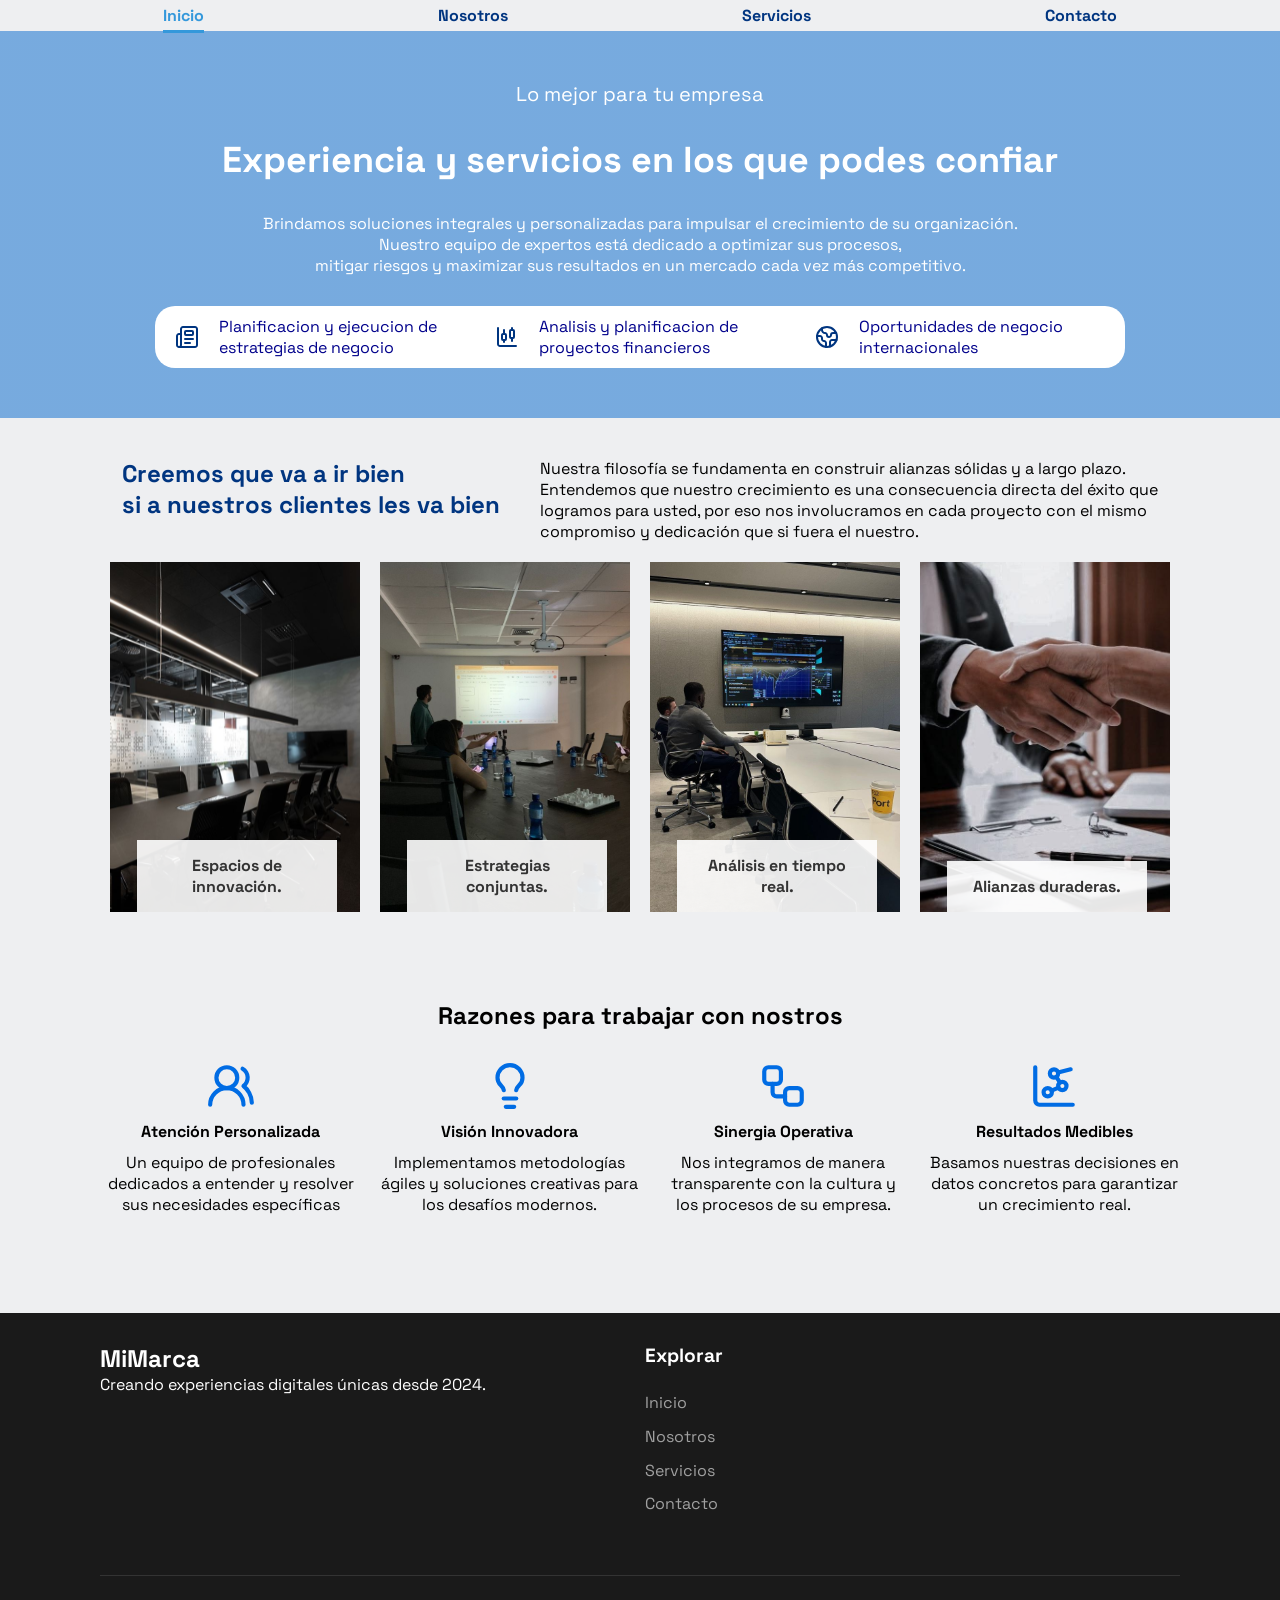
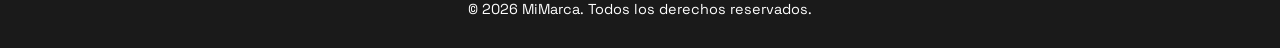
<file: index.html>
<!DOCTYPE html>
<html lang="en">
<head>
    <meta charset="UTF-8">
    <meta name="viewport" content="width=device-width, initial-scale=1.0">
    <title>Document</title>

    <link rel="preconnect" href="https://fonts.googleapis.com">
    <link rel="preconnect" href="https://fonts.gstatic.com" crossorigin="">
    <link href="https://fonts.googleapis.com/css2?family=Space+Grotesk:wght@300..700&display=swap" rel="stylesheet">

    <link rel="stylesheet" href="https://use.fontawesome.com/releases/v5.5.0/css/all.css" integrity="sha384-B4dIYHKNBt8Bc12p+WXckhzcICo0wtJAoU8YZTY5qE0Id1GSseTk6S+L3BlXeVIU" crossorigin="anonymous">
    
    <link rel="stylesheet" href="style.css">
</head>

<style>
    :root {
        --bg-footer: #1a1a1a;
        --text-main: #ffffff;
        --text-muted: #a0a0a0;
        --accent: #3498db;
        --main: #003580;
        --background-color: #eeeff1;

        --h1-size: 36px;
        --h2-size: 24px;
        --h3-size: 20px;
        --h4-size: 16px;
        --h5-size: 14px;
    }

    body {
        background-color: var(--background-color);
    }

    .inicio {
        display: flex;
        flex-direction: column;
        justify-content: center;
        align-items: center;
        text-align: center;
        gap: 30px;
        padding: 50px 100px;

        background-image: linear-gradient(rgba(0, 102, 204, 0.5), rgba(0, 102, 204, 0.5)), url('https://images.unsplash.com/photo-1431540015161-0bf868a2d407?fm=jpg&q=60&w=3000&auto=format&fit=crop&ixlib=rb-4.1.0&ixid=M3wxMjA3fDB8MHxzZWFyY2h8Mnx8c2FsYSUyMGRlJTIwcmV1bmlvbmVzfGVufDB8fDB8fHww');
        background-size: cover;
        background-position: center;

        color: white;
    } 

    .inicio span {
        font-size: var(--h3-size);
    }

    .inicio h1 {
        font-size: var(--h1-size);
    }

    .inicio p {
        font-size: var(--h4-size);
    }

    .inicio section {
        display: flex;
        align-items: space-between;
        text-align: start;
        gap: 20px;
        
        height: fit-content;
        padding: 10px;
        padding-left: 20px;

        background-color: white;
        border-radius: 20px;
        color: darkblue;
    }

    .inicio section div {
        display: flex;
        justify-content: center;
        align-items: center;

        max-width: 300px;
        gap: 20px;
    }

    .medio {
        display: flex;
        flex-direction: column;

        padding: 20px 100px;
    }

    .medio header {
        display: flex;
        justify-content: center;
        gap: 40px;
        padding: 20px;
    }

    .medio header h2 {
        color: #003580;
    }

    .medio header p {
        font-size: var(--h4-size);
    }

    .medio section {
        display: flex;
        justify-content: center;
        gap: 20px;
    }

    .medio section div {
        position: relative; 
        width: 250px;       
        height: 350px;      
        overflow: hidden;   
    }

    .medio section div img {
        display: block;
        width: 100%;
        height: 100%;
        object-fit: cover; 
    }

    .medio section p {
        position: absolute;
        bottom: 0;          
        left: 27px;
        width: 80%;        
        margin: 0;         
        padding: 15px;      
        background-color: rgba(255, 255, 255, 0.9); 
        color: #333;
        text-align: center;
        font-weight: bold;
    }

    .final {
        display: flex;
        flex-direction: column;
        gap: 30px;

        padding: 20px 100px;
        padding-bottom: 50px;
    }

    .final h2 {
        font-size: var(--h2-size);
        text-align: center;
    }

    .final section {
        display: flex;
        justify-content: center;
        gap: 20px;
    }

    .final section div {
        display: flex;
        flex-direction: column;
        align-items: center;
        text-align: center;
        gap: 10px;
    }

    .final section div img {
        width: 50px;
    }

    /* --> Media <-- */
    @media (max-width: 1023px) {
        .inicio {
            padding: 50px 50px;
        }

        .medio {
            padding: 20px 50px;
        }

        .final {
            padding: 20px 50px;
        }
    }

    @media (max-width: 768px) {
        .inicio {
            padding: 50px 10px;
        }

        .inicio section {
            flex-direction: column;
        }

        .medio {
            padding: 20px 10px;
        }

        .medio header {
            flex-direction: column;
            text-align: center;
            gap: 10px;
        }

        .medio section {
            display: grid;
            grid-template-columns: repeat(2, minmax(250px, 20px));
            align-items: center;
        }

        .final {
            padding: 20px 10px;
        }

        .final section {
            display: grid;
            grid-template-columns: repeat(2, minmax(250px, 20px));
            align-items: center;
            gap: 10px;
        }
    }
</style>

<body>
    <!-- Navbar -->
    <nav class="main-navbar">
        <ul>
            <li><a href="./index.html" class="activo">Inicio</a></li>
            <li><a href="./nosotros.html">Nosotros</a></li>
            <li><a href="./servicios.html">Servicios</a></li>
            <li><a href="./contacto.html">Contacto</a></li>
        </ul>
    </nav>

    <!-- Main -->
    <main>
        <header class="inicio">
            <span>Lo mejor para tu empresa</span>
            <h1>Experiencia y servicios en los que podes confiar</h1>
            <p>
                Brindamos soluciones integrales y personalizadas para impulsar el crecimiento de su organización. <br>
                Nuestro equipo de expertos está dedicado a optimizar sus procesos, <br>
                mitigar riesgos y maximizar sus resultados en un mercado cada vez más competitivo.
            </p>

            <section>
                <div>
                    <img src="images/iconos/newspaper 1.svg" alt="Ícono de periódico para planificación de negocios">
                    <p>Planificacion y ejecucion de estrategias de negocio</p>
                </div>

                <div>
                    <img src="images/iconos/chart-candlestick 1.svg" alt="Ícono de gráfico financiero">
                    <p>Analisis y planificacion de proyectos financieros</p>
                </div>

                <div >
                    <img src="images/iconos/earth 1.svg" alt="Ícono de oportunidades internacionales">
                    <p>Oportunidades de negocio internacionales</p></div>

                </div>
            </section>
        </header>

        <article class="medio">
            <header>
                <h2>
                    Creemos que va a ir bien <br>
                    si a nuestros clientes les va bien
                </h2>
                <p>
                    Nuestra filosofía se fundamenta en construir alianzas sólidas y a largo plazo. <br>
                    Entendemos que nuestro crecimiento es una consecuencia directa del éxito que <br>
                    logramos para usted, por eso nos involucramos en cada proyecto con el mismo <br>
                    compromiso y dedicación que si fuera el nuestro.
                </p>
            </header>

            <section>
                <div>
                    <img src="images/index/innovación.svg" alt="Gráfico de crecimiento y espacio de innovación" >
                    <p class="card-text">Espacios de innovación.</p>
                </div>
                <div>
                    <img src="images/index/estrategias.svg" alt="Equipo colaborando en estrategias conjuntas">
                    <p class="card-text">Estrategias conjuntas.</p>
                </div>
                <div>
                    <img src="images/index/analisis.svg" alt="Análisis de datos en tiempo real" >
                    <p class="card-text">Análisis en tiempo real.</p>
                </div>
                <div>
                    <img src="images/index/alianzas.svg" alt="Persona estableciendo alianzas duraderas">
                    <p class="card-text">Alianzas duraderas.</p>
                </div>
            </section>
        </article>
        
        <footer class="final">
            <h2>Razones para trabajar con nostros</h2>
            <section>
                <div>
                    <img src="images/iconos/users-round 1.svg" alt="Icono de atención personalizada">
                    <p><b>Atención Personalizada</b></p>
                    <p>Un equipo de profesionales dedicados a entender y resolver sus necesidades específicas</p>
                </div>

                <div>
                    <img src="images/iconos/lightbulb 1.svg" alt="Icono de idea innovadora">
                    <p><b>Visión Innovadora</b></p>
                    <p>Implementamos metodologías ágiles y soluciones creativas para los desafíos modernos.</p>
                </div>

                <div>
                    <img src="images/iconos/workflow 1.svg" alt="Icono de flujo de trabajo colaborativo">
                    <p><b>Sinergia Operativa</b></p>
                    <p>Nos integramos de manera transparente con la cultura y los procesos de su empresa.</p>
                </div>

                <div>
                    <img src="images/iconos/chart-network 1.svg" alt="Icono de resultados medibles">
                    <p><b>Resultados Medibles</b></p>
                    <p>Basamos nuestras decisiones en datos concretos para garantizar un crecimiento real.</p>
                </div>
            </section>
        </footer>
    </main>
    
    <!-- Footer -->
    <footer class="main-footer">
        <header class="footer-container">
            <div class="footer-section">
                <h2 class="footer-logo">MiMarca</h2>
                <p>Creando experiencias digitales únicas desde 2024.</p>
            </div>

            <div class="footer-section">
                <h3>Explorar</h3>
                <ul>
                    <li><a href="./index.html">Inicio</a></li>
                    <li><a href="./nosotros.html">Nosotros</a></li>
                    <li><a href="./servicios.html">Servicios</a></li>
                    <li><a href="./contacto.html">Contacto</a></li>
                </ul>
            </div>
        </header>
  
        <section class="footer-bottom">
            <p>&copy; 2026 MiMarca. Todos los derechos reservados.</p>
        </section>
    </footer>
</body>
</html>
</file>
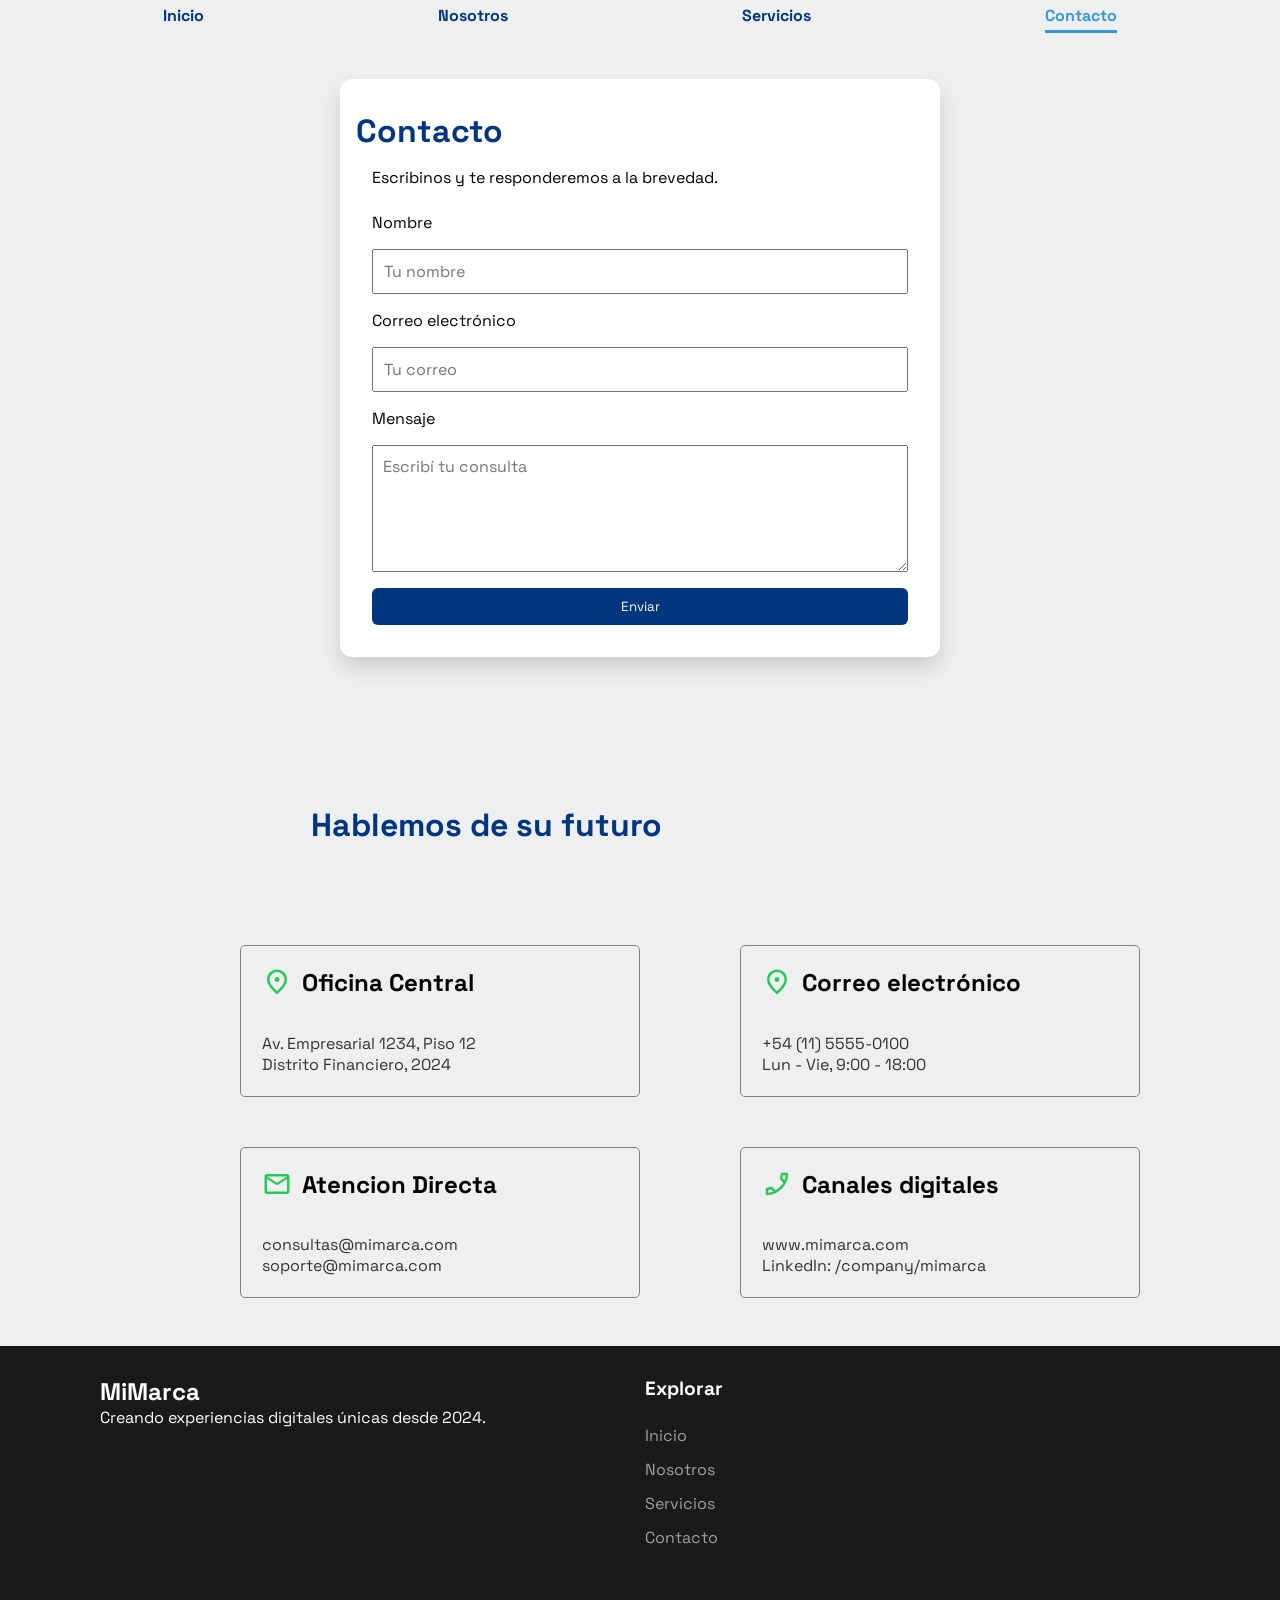
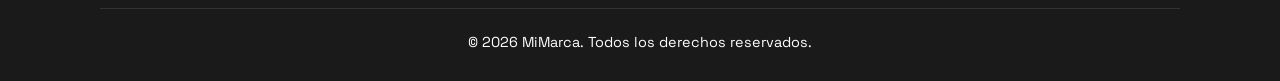
<file: contacto.html>
<!DOCTYPE html>
<html lang="en">
<head>
    <meta charset="UTF-8">
    <meta name="viewport" content="width=device-width, initial-scale=1.0">
    <title>Document</title>

    <link rel="preconnect" href="https://fonts.googleapis.com">
    <link rel="preconnect" href="https://fonts.gstatic.com" crossorigin="">
    <link href="https://fonts.googleapis.com/css2?family=Space+Grotesk:wght@300..700&display=swap" rel="stylesheet">

    <link rel="stylesheet" href="https://use.fontawesome.com/releases/v5.5.0/css/all.css" integrity="sha384-B4dIYHKNBt8Bc12p+WXckhzcICo0wtJAoU8YZTY5qE0Id1GSseTk6S+L3BlXeVIU" crossorigin="anonymous">
    
    <link rel="stylesheet" href="style.css">
</head>

<style>
    :root {
        --bg-footer: #1a1a1a;
        --text-main: #ffffff;
        --text-muted: #a0a0a0;
        --accent: #3498db;
        --main: #003580;
        --background-color: #eeeff1;

        --h1-size: 36px;
        --h2-size: 24px;
        --h3-size: 20px;
        --h4-size: 16px;
        --h5-size: 14px;
    }

    body {
        background-color: var(--background-color);
    }

    @media (max-width: 768px) {
        .contact-cards {
            display: flex;
            flex-direction: column;
            max-width: 400px;
        }

        .contact-title {
            max-width: 300px;
        }
    }

</style>

<body>
    <!-- Navbar -->
    <nav class="main-navbar">
        <ul>
            <li><a href="./index.html">Inicio</a></li>
            <li><a href="./nosotros.html">Nosotros</a></li>
            <li><a href="./servicios.html">Servicios</a></li>
            <li><a href="./contacto.html" class="activo">Contacto</a></li>
        </ul>
    </nav>

    <!-- Main -->
    <main class="contact-sec">
            <section style="width: 100%; max-width: 600px; margin: 3rem auto; padding: 2rem; background: white; border-radius: 12px; box-shadow: 0 10px 20px rgba(0,0,0,0.15);">
            <h2 style="margin-bottom: 1rem; color: #003580; margin-left: 3rem">Contacto</h2>
            <p style="margin-bottom: 1.5rem;">Escribinos y te responderemos a la brevedad.</p>
            <form style="display: flex; flex-direction: column; gap: 1rem;">
                <label for="nombre">Nombre</label>
                <input type="text" id="nombre" name="nombre" placeholder="Tu nombre" required style="padding: 10px; font-size: 16px;">

                <label for="email">Correo electrónico</label>
                <input type="email" id="email" name="email" placeholder="Tu correo" required style="padding: 10px; font-size: 16px;">

                <label for="mensaje">Mensaje</label>
                <textarea id="mensaje" name="mensaje" rows="5" placeholder="Escribí tu consulta" required style="padding: 10px; font-size: 16px; resize: vertical;"></textarea>

                <button type="submit" style="background-color:#003580; color: white; padding: 10px 15px; border: none; border-radius: 6px; cursor: pointer;">Enviar</button>
            </form>
        </section>
        <h2 class="contact-title">Hablemos de su futuro</h2>
        <section class="contact-cards">
            <div class="card-contact">
                <div class="card-sup">
                    <img src="./images/iconos/location_on_24dp_28C857_FILL0_wght400_GRAD0_opsz24.svg" alt="Ícono de ubicación de oficina" />
                    <p class="card-contact-title">Oficina Central</p>
                </div>

                <p class="card-contact-info">
                    Av. Empresarial 1234, Piso 12 <br>
                    Distrito Financiero, 2024
                </p>
            </div>

            <div class="card-contact">
                <div class="card-sup">
                    <img src="./images/iconos/location_on_24dp_28C857_FILL0_wght400_GRAD0_opsz24.svg" alt="Ícono de ubicación" />
                    <p class="card-contact-title">Correo electrónico</p>
                </div>

                <p class="card-contact-info">
                    +54 (11) 5555-0100 <br>
                    Lun - Vie, 9:00 - 18:00
                </p>
            </div>

            <div class="card-contact">
                <div class="card-sup">
                    <img src="./images/iconos/mail_24dp_28C857_FILL0_wght400_GRAD0_opsz24.svg" alt="Ícono de correo electrónico" />
                    <p class="card-contact-title">Atencion Directa</p>
                </div>

                <p class="card-contact-info">
                    consultas@mimarca.com <br>
                    soporte@mimarca.com
                </p>
            </div>

            <div class="card-contact">
                <div class="card-sup">
                    <img src="./images/iconos/phone_enabled_24dp_28C857_FILL0_wght400_GRAD0_opsz24.svg" alt="Ícono de teléfono" />
                    <p class="card-contact-title">Canales digitales</p>
                </div>

                <p class="card-contact-info">
                    www.mimarca.com <br>
                    LinkedIn: /company/mimarca
                </p>
            </div>
        </section>
    </main>

    <!-- Footer -->
    <footer class="main-footer">
        <header class="footer-container">
            <div class="footer-section">
                <h2 class="footer-logo">MiMarca</h2>
                <p>Creando experiencias digitales únicas desde 2024.</p>
            </div>

            <div class="footer-section">
                <h3>Explorar</h3>
                <ul>
                    <li><a href="./index.html">Inicio</a></li>
                    <li><a href="./nosotros.html">Nosotros</a></li>
                    <li><a href="./servicios.html">Servicios</a></li>
                    <li><a href="./contacto.html">Contacto</a></li>
                </ul>
            </div>
        </header>
  
        <section class="footer-bottom">
            <p>&copy; 2026 MiMarca. Todos los derechos reservados.</p>
        </section>
    </footer>
</body>
</html>
</file>
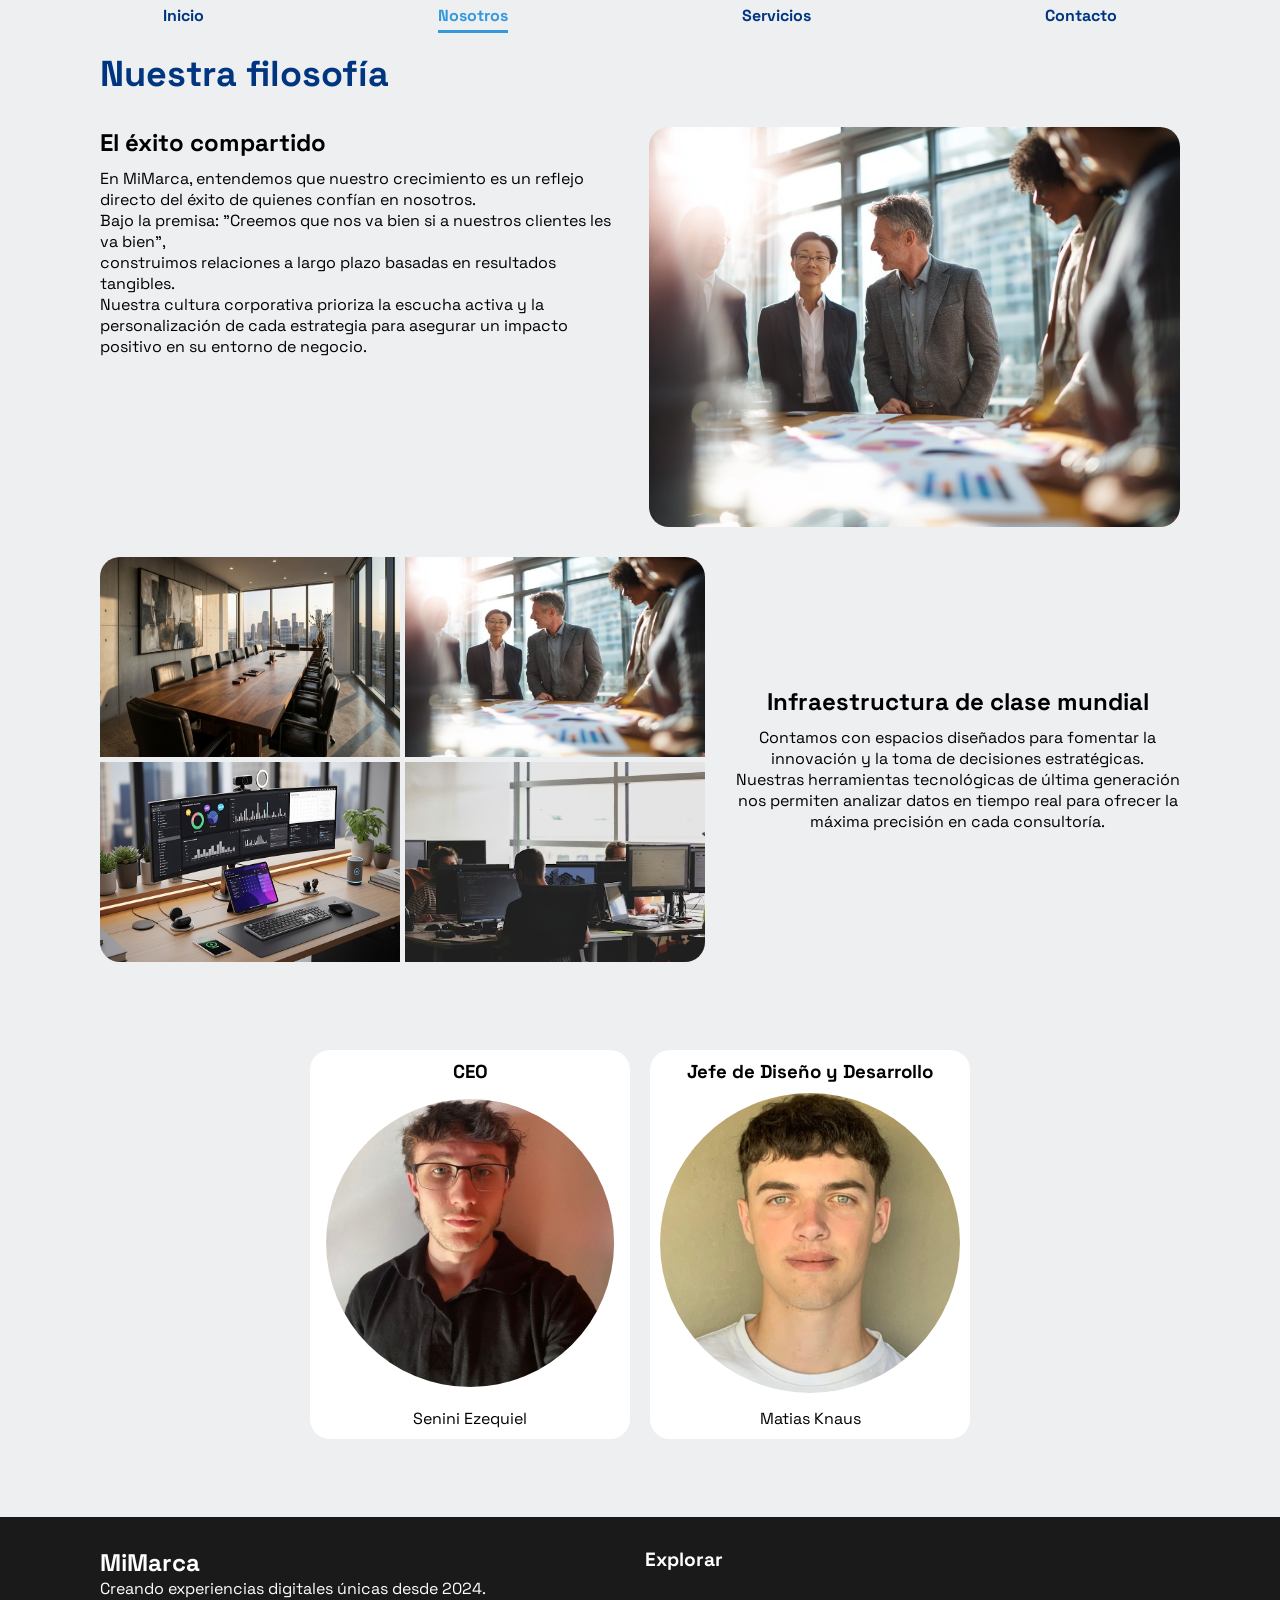
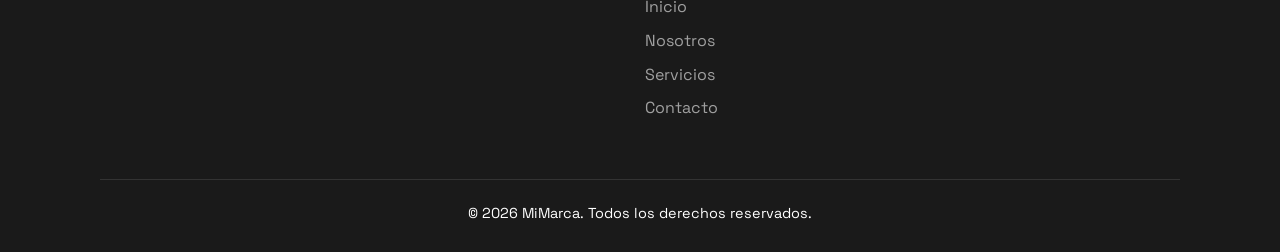
<file: nosotros.html>
<!DOCTYPE html>
<html lang="en">
<head>
    <meta charset="UTF-8">
    <meta name="viewport" content="width=device-width, initial-scale=1.0">
    <title>Document</title>

    <link rel="preconnect" href="https://fonts.googleapis.com">
    <link rel="preconnect" href="https://fonts.gstatic.com" crossorigin="">
    <link href="https://fonts.googleapis.com/css2?family=Space+Grotesk:wght@300..700&display=swap" rel="stylesheet">

    <link rel="stylesheet" href="https://use.fontawesome.com/releases/v5.5.0/css/all.css" integrity="sha384-B4dIYHKNBt8Bc12p+WXckhzcICo0wtJAoU8YZTY5qE0Id1GSseTk6S+L3BlXeVIU" crossorigin="anonymous">
    
    <link rel="stylesheet" href="style.css">
</head>

<style>
    :root {
        --bg-footer: #1a1a1a;
        --text-main: #ffffff;
        --text-muted: #a0a0a0;
        --accent: #3498db;
        --main: #003580;
        --background-color: #eeeff1;

        --h1-size: 36px;
        --h2-size: 24px;
        --h3-size: 20px;
        --h4-size: 16px;
        --h5-size: 14px;
    }

    body {
        background-color: var(--background-color);
    }

    .inicio  {
        display: flex;
        flex-direction: column;
        gap: 30px;
        padding: 20px 100px;
    }

    .inicio h2 {
        font-size: var(--h1-size);
        color: #003580;
    }

    .inicio section {
        display: flex;
        gap: 20px;
    }

    .inicio section img {
        max-height: 400px;
        height: fit-content;
        min-height: 300px;
        width: fit-content;
        border-radius: 20px;
    }

    .inicio section div {
        display: flex;
        flex-direction: column;
        gap: 10px;
        
        width: fit-content;
    }

    .inicio section div h3 {
        font-size: var(--h2-size);
    }

    .medio {
        display: flex;
        align-items: center;
        justify-content: center;
        gap: 30px;

        padding: 10px 100px;
    }

    .medio .galeria {
        display: flex;
        flex-direction: column;
        gap: 5px;
    }

    .medio .galeria img {
        width: 300px;
        height: 200px;
    }

    .medio .galeria .abajo,
    .medio .galeria .arriva {
        display: flex;
        gap: 5px;
    }

    .medio .galeria .arriva .izquierda {
        border-radius: 20px 0 0 0;
    }

    .medio .galeria .arriva .derecha {
        border-radius: 0 20px 0 0;
    }

    .medio .galeria .abajo .izquierda {
        border-radius: 0 0 0 20px;
    }

    .medio .galeria .abajo .derecha {
        border-radius: 0 0 20px 0;
    }

    .medio .texto {
        display: flex;
        flex-direction: column;
        text-align: center;
        gap: 10px;

        max-width: 650px;
        width: fit-content;
    }

    .medio .texto h3 {
        font-size: var(--h2-size);
    }

    .medio .texto p {
        font-size: var(--h4-size);
    }

    .final {
        display: flex;
        justify-content: center;
        gap: 20px;
        padding: 30px 100px;
    }

    .final div {
        display: flex;
        flex-direction: column;
        text-align: center;
        border-radius: 20px;
        gap: 10px;
        padding: 10px;

        background-color: white;
    }
    

    .final div img {
        max-width: 300px;
        max-height: 300px;
        
        
        align-self: center;
        object-fit: cover;
    }

    .matipfp {
        clip-path: circle(50%);
    }

    .ezepfp {
        clip-path: circle(48%);
    }

    /* --> Media <-- */
    @media (max-width: 1023px) {
        .inicio {
            padding: 50px 50px;
        }

        .medio {
            padding: 20px 50px;
        }

        .medio .galeria img {
            width: 250px;
            height: 150px;
        }

        .final {
            padding: 20px 50px;
        }
    }

    @media (max-width: 768px) {
        .inicio {
            padding: 10px 10px;
            text-align: center;
            gap: 10px;
        }

        .inicio section {
            flex-direction: column;
            align-items: center;
        }

        .medio {
            flex-direction: column-reverse;
            align-items: center;

            padding: 20px 10px;
        }

        .medio .galeria img {
            width: 200px;
            height: 100px;
        }

        .final {
            display: flex;
            flex-direction: column;
            align-items: center;
            gap: 20px;
        
            padding: 20px 10px;
        }
    }
</style>

<body>
    <!-- Navbar -->
    <nav class="main-navbar">
        <ul>
            <li><a href="./index.html">Inicio</a></li>
            <li><a href="./nosotros.html" class="activo">Nosotros</a></li>
            <li><a href="./servicios.html">Servicios</a></li>
            <li><a href="./contacto.html">Contacto</a></li>
        </ul>
    </nav>

    <!-- Main -->
    <main>
        <header class="inicio">
            <h2>Nuestra filosofía</h2>
            <section>
                <div>
                    <h3>El éxito compartido</h3>
                    <p>
                        En MiMarca, entendemos que nuestro crecimiento es un reflejo directo del éxito de quienes confían en nosotros. <br>
                        Bajo la premisa: "Creemos que nos va bien si a nuestros clientes les va bien", <br>
                        construimos relaciones a largo plazo basadas en resultados tangibles. <br>
                        Nuestra cultura corporativa prioriza la escucha activa y la personalización de cada estrategia para asegurar un impacto positivo en su entorno de negocio.
                    </p>
                </div>

                <img src="images/nosotros/Business.jpg" alt="Profesional de negocios en un entorno corporativo" class="business-img">
            </section>
        </header>

        <article class="medio">
            <div class="galeria">
                <div class="arriva">
                    <img src="images/nosotros/confference.jpg" alt="Sala de conferencias empresariales" class="izquierda">
                    <img src="images/nosotros/Business.jpg" alt="Equipo de trabajo en reunión de negocios" class="derecha">
                </div>
                <div class="abajo">
                    <img src="images/nosotros/setup.png" alt="Configuración de estación de trabajo tecnológica" class="izquierda">
                    <img src="images/nosotros/complement.avif" alt="Equipo colaborando en oficina moderna" class="derecha">
                </div>
            </div>

            <div class="texto">
                <h3>Infraestructura de clase mundial</h3>
                <p>Contamos con espacios diseñados para fomentar la innovación y la toma de decisiones estratégicas. <br>
                    Nuestras herramientas tecnológicas de última generación nos permiten analizar datos en tiempo real para ofrecer la máxima precisión en cada consultoría.</p>
            </div>
        </article>

        <footer class="final">
            <div>
                <h3>CEO</h3>
                <a href="https://belgique5432.github.io/esenini-uade/" target="_blank"><img class="ezepfp" src="./images/nosotros/eze.jpg" alt="Fotografía del CEO de la empresa"></a>
                <p>Senini Ezequiel</p>
            </div>
                    
            <div>
                <h3>Jefe de Diseño y Desarrollo</h3>
                <a href="https://mknaus-uade.github.io/Proyecto1Viernes/" target="_blank"><img class="matipfp" src="./images/nosotros/mati.jpeg" alt="Fotografía del jefe de diseño de la empresa"></a>
                <p>Matias Knaus</p>
            </div>
        </footer>
    </main>

    <!-- Footer -->
    <footer class="main-footer">
        <header class="footer-container">
            <div class="footer-section">
                <h2 class="footer-logo">MiMarca</h2>
                <p>Creando experiencias digitales únicas desde 2024.</p>
            </div>

            <div class="footer-section">
                <h3>Explorar</h3>
                <ul>
                    <li><a href="./index.html">Inicio</a></li>
                    <li><a href="./nosotros.html">Nosotros</a></li>
                    <li><a href="./servicios.html">Servicios</a></li>
                    <li><a href="./contacto.html">Contacto</a></li>
                </ul>
            </div>
        </header>
  
        <section class="footer-bottom">
            <p>&copy; 2026 MiMarca. Todos los derechos reservados.</p>
        </section>
    </footer>
</body>
</html>
</file>
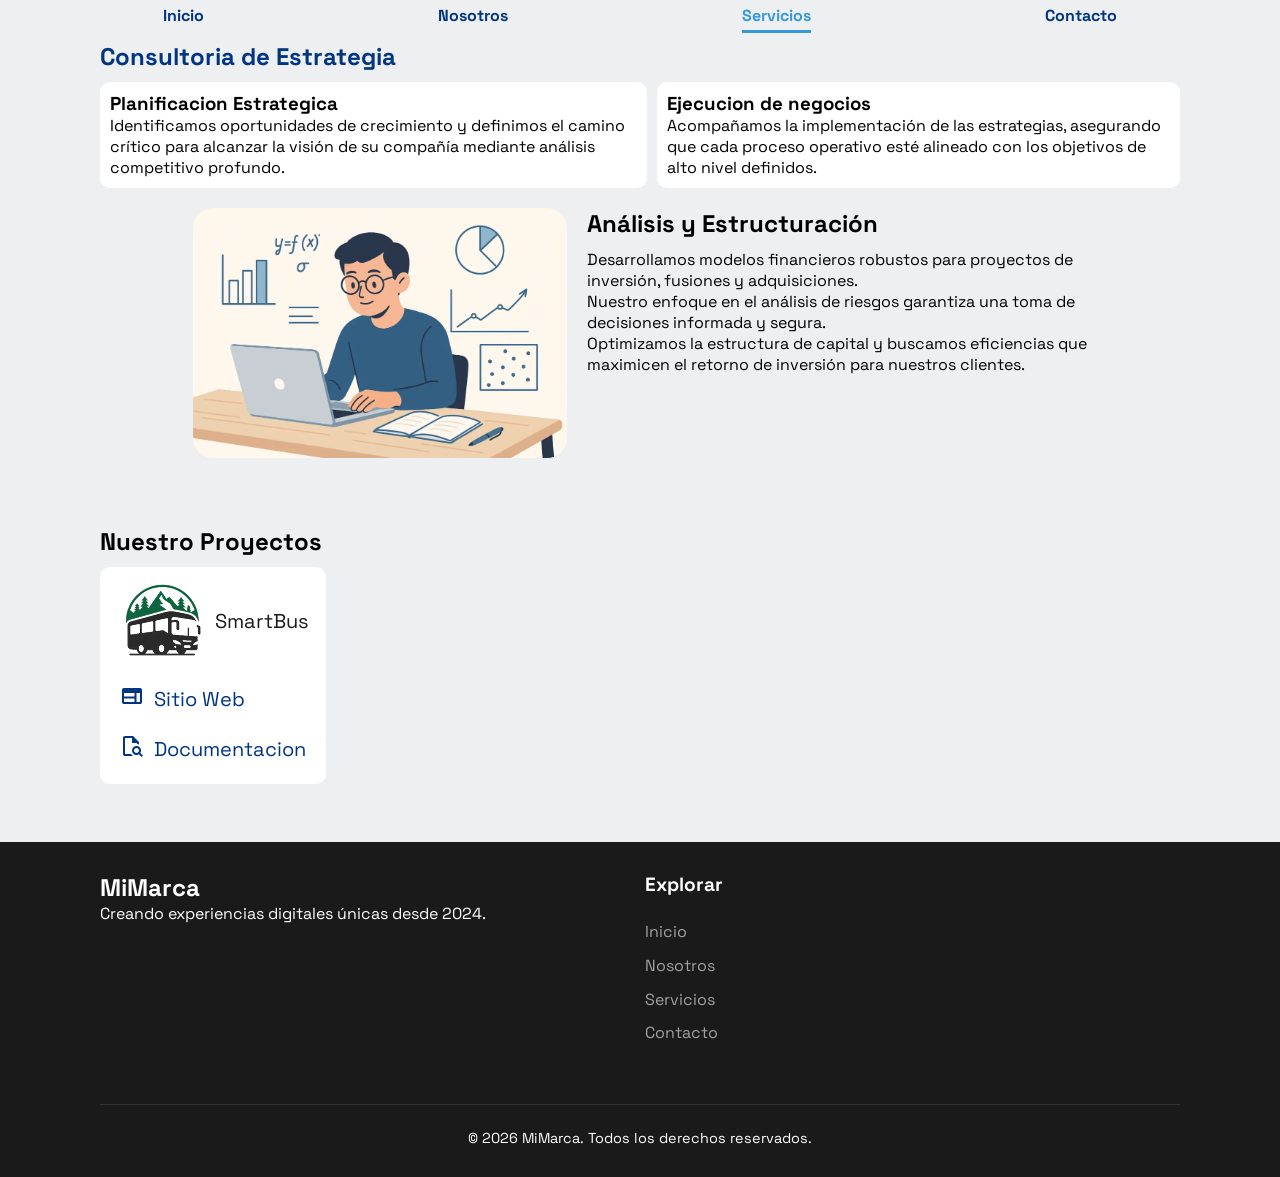
<file: servicios.html>
<!DOCTYPE html>
<html lang="en">
<head>
    <meta charset="UTF-8">
    <meta name="viewport" content="width=device-width, initial-scale=1.0">
    <title>Document</title>

    <link rel="preconnect" href="https://fonts.googleapis.com">
    <link rel="preconnect" href="https://fonts.gstatic.com" crossorigin="">
    <link href="https://fonts.googleapis.com/css2?family=Space+Grotesk:wght@300..700&display=swap" rel="stylesheet">

    <link rel="stylesheet" href="https://use.fontawesome.com/releases/v5.5.0/css/all.css" integrity="sha384-B4dIYHKNBt8Bc12p+WXckhzcICo0wtJAoU8YZTY5qE0Id1GSseTk6S+L3BlXeVIU" crossorigin="anonymous">
    
    <link rel="stylesheet" href="style.css">
</head>

<style>
    :root {
        --bg-footer: #1a1a1a;
        --text-main: #ffffff;
        --text-muted: #a0a0a0;
        --accent: #3498db;
        --main: #003580;
        --background-color: #eeeff1;

        --h1-size: 36px;
        --h2-size: 24px;
        --h3-size: 20px;
        --h4-size: 16px;
        --h5-size: 14px;
    }

    body {
        background-color: var(--background-color);
    }
    
    .inicio {
        display: flex;
        flex-direction: column;
        gap: 10px;
        padding: 10px 100px;
    }

    .inicio h2 {
        font-size: var(--h2-size);
        color: #003580;
    }

    .inicio section {
        display: flex;
        gap: 10px;
    }

    .inicio section div {
        border-radius: 10px;
        padding: 10px;

        background-color: white;
    }

    .medio {
        display: flex;
        justify-content: center;
        gap: 20px;
        padding: 10px 100px;
    }

    .medio img {
        height: 250px;
        border-radius: 20px;
        width: fit-content;
    }

    .medio section {
        display: flex;
        flex-direction: column;
        width: fit-content;
        max-width: 500px;
        gap: 10px;
    }

    .final {
        display: flex;
        flex-direction: column;
        gap: 10px;
        padding: 10px 100px;
    }

    .final h2 {
        font-size: var(--h2-size);
    }

    .final section {
        display: flex;
        flex-direction: column;
        justify-content: center;
        align-items: center;
        width: fit-content;
        gap: 10px;
        padding: 10px;
        border-radius: 10px;

        background-color: white;
    }

    .final .izquierda {
        display: flex;
        justify-content: center;
        align-items: center;
        gap: 10px;

        width: fit-content;
        height: fit-content;
    }

    .final .izquierda a {
        color: #1a1a1a;
        font-style: normal;
        text-decoration: none;
        font-size: var(--h3-size);
    }

    .final .derecha {
        display: flex;
        flex-direction: column;
        justify-content: flex-start;
    }

    .final .derecha section {
        display: flex;
        flex-direction: row;
    }

    .final .derecha a {
        color: #003580;
        font-style: normal;
        text-decoration: none;
        font-size: var(--h3-size);
    }

    /* --> Media <-- */
    @media (max-width: 1023px) {
        .inicio {
            padding: 10px 50px;
        }

        .medio {
            padding: 10px 50px;
        }

        .final {
            padding: 10px 50px;
        }
    }

    @media (max-width: 768px) {
        .inicio {
            padding: 10px 10px;
        }

        .inicio section {
            flex-direction: column;
        }

        .medio {
            flex-direction: column;
            justify-content: center;
            align-items: center;
            text-align: center;
            padding: 10px 10px;
        }

        .final {
            justify-content: center;
            align-items: center;
            padding: 10px 10px;
        }
    }
</style>

<body>
    <!-- Navbar -->
    <nav class="main-navbar">
        <ul>
            <li><a href="./index.html">Inicio</a></li>
            <li><a href="./nosotros.html">Nosotros</a></li>
            <li><a href="./servicios.html" class="activo">Servicios</a></li>
            <li><a href="./contacto.html">Contacto</a></li>
        </ul>
    </nav>

    <!-- Main -->
    <main>
        <header class="inicio">
            <h2>Consultoria de Estrategia</h2>
            <section>
                <div>
                    <h3>Planificacion Estrategica</h3>
                    <p>Identificamos oportunidades de crecimiento y definimos el camino crítico para alcanzar la visión de su compañía mediante análisis competitivo profundo.</p>
                </div>

                <div>
                    <h3>Ejecucion de negocios</h3>
                    <p>Acompañamos la implementación de las estrategias, asegurando que cada proceso operativo esté alineado con los objetivos de alto nivel definidos.</p>
                </div>
            </div>
        </header>

        <article class="medio">
            <img src="images/servicios/Estudiante-realizando-un-analisis-cuantitativo-en-laptop-1024x683.webp" alt="Ilustración de análisis financiero y estructuración">
            <section>
                <h2>Análisis y Estructuración</h2>
                <p>
                    Desarrollamos modelos financieros robustos para proyectos de inversión, fusiones y adquisiciones. <br>
                    Nuestro enfoque en el análisis de riesgos garantiza una toma de decisiones informada y segura. <br>
                    Optimizamos la estructura de capital y buscamos eficiencias que maximicen el retorno de inversión para nuestros clientes.
                </p>
            </section>
        </article>

        <footer class="final">
            <h2>Nuestro Proyectos</h2>
            <section>
                <div class="izquierda">
                    <img src="images/servicios/logo smart bus.png" alt="">
                    <a href="">SmartBus</a>
                </div>

                <div class="derecha">
                    <section>
                        <a href="https://belgique5432.github.io/smartBus/" target="_blank"><img src="images/servicios/web_24dp_003580_FILL0_wght400_GRAD0_opsz24.svg" alt=""></a>
                        <a href="https://belgique5432.github.io/smartBus/" target="_blank">Sitio Web</a>
                    </section>

                    <section>
                        <a href="https://drive.google.com/file/d/136GOPDShW-JmJku6bYZQxMes2yI0Yncg/view?usp=sharing"><img src="images/servicios/document_search_24dp_003580_FILL0_wght400_GRAD0_opsz24.svg" alt=""></a>
                        <a href="https://drive.google.com/file/d/136GOPDShW-JmJku6bYZQxMes2yI0Yncg/view?usp=sharing">Documentacion</a>
                    </section>
                </div>
            </section>
        </footer>
    </main>

    <!-- Footer -->
    <footer class="main-footer">
        <header class="footer-container">
            <div class="footer-section">
                <h2 class="footer-logo">MiMarca</h2>
                <p>Creando experiencias digitales únicas desde 2024.</p>
            </div>

            <div class="footer-section">
                <h3>Explorar</h3>
                <ul>
                    <li><a href="./index.html">Inicio</a></li>
                    <li><a href="./nosotros.html">Nosotros</a></li>
                    <li><a href="./servicios.html">Servicios</a></li>
                    <li><a href="./contacto.html">Contacto</a></li>
                </ul>
            </div>
        </header>
  
        <section class="footer-bottom">
            <p>&copy; 2026 MiMarca. Todos los derechos reservados.</p>
        </section>
    </footer>
</body>
</html>
</file>
<file: style.css>
:root {
    --bg-footer: #1a1a1a;
    --text-main: #ffffff;
    --text-muted: #a0a0a0;
    --accent: #3498db;
    --main: #003580;

    --h1-size: 36px;
    --h2-size: 24px;
    --h3-size: 20px;
    --h4-size: 16px;
    --h5-size: 14px;
}

* {
    margin: 0;
    padding: 0;
    box-sizing: border-box;
    font-family: "Space Grotesk", sans-serif;
}

html {
    scroll-behavior: smooth;
}

/* --> Navbar <-- */
.main-navbar {
    height: fit-content;
    padding: 5px 100px;
}

.main-navbar ul {
    display: flex;
    justify-content: space-around;
    align-items: center;
    gap: 10%;

    list-style: none;
    text-decoration: none;
}

.main-navbar ul a {
    text-decoration: none;
    color: var(--main);
    font-size: var(--h4-size);
    font-weight: bold;
}

.main-navbar ul a:hover {
    color: var(--accent);
}

.main-navbar .activo {
    color: #3498db;
    border-bottom: 3px solid #3498db;
    padding-bottom: 4px;
}

/* --> Footer <-- */
.main-footer {
    background-color: var(--bg-footer);
    color: var(--text-main);

    padding: 30px 100px;
}

.footer-container {
    display: grid;
    grid-template-columns: repeat(auto-fit, minmax(200px, 1fr));
    gap: 10px;

    max-width: 1100px;
    margin: 0 auto;
}

.footer-section h3 {
    margin-bottom: 1.5rem;
    font-size: 1.2rem;
}

.footer-section ul {
    list-style: none;
    padding: 0;
}

.footer-section ul li {
    margin-bottom: 0.8rem;
}

.footer-section a {
    color: var(--text-muted);
    text-decoration: none;
    transition: color 0.3s;
}

.footer-section a:hover {
    color: var(--accent);
}

.footer-bottom {
    text-align: center;
    margin-top: 3rem;
    padding-top: 1.5rem;
    border-top: 1px solid #333;
    font-size: 0.9rem;
}

.contact-cards {
    display: grid;
    grid-template-columns: 300px 300px;
    gap: 50px 200px;

}

.card-contact  {
    border: 1px solid gray;
    border-radius: 5px;
    padding: 7%;
    min-width: 400px;

}

.card-contact-info {
    color: #333;
    width: 40rem;
}

.card-contact-title {
    font-weight: bold;
    font-size: 24px;
    margin-bottom: 15px;
}

.contact-sec {
    min-height: 700px;
    gap: 100px;
    display: flex;
        justify-content: center;
        align-items: center;
        flex-direction: column;
}

.card-sup {
    display: flex;
    height: 30px;
    gap: 10px;
    margin-bottom: 10%;
}

.contact-sec h2 {

    position: relative;
    justify-content: flex-start;
    right: 12%;
    color: #003580;
    font-size: 32px;
}

footer {
    margin-top: 3rem;
}
</file>
